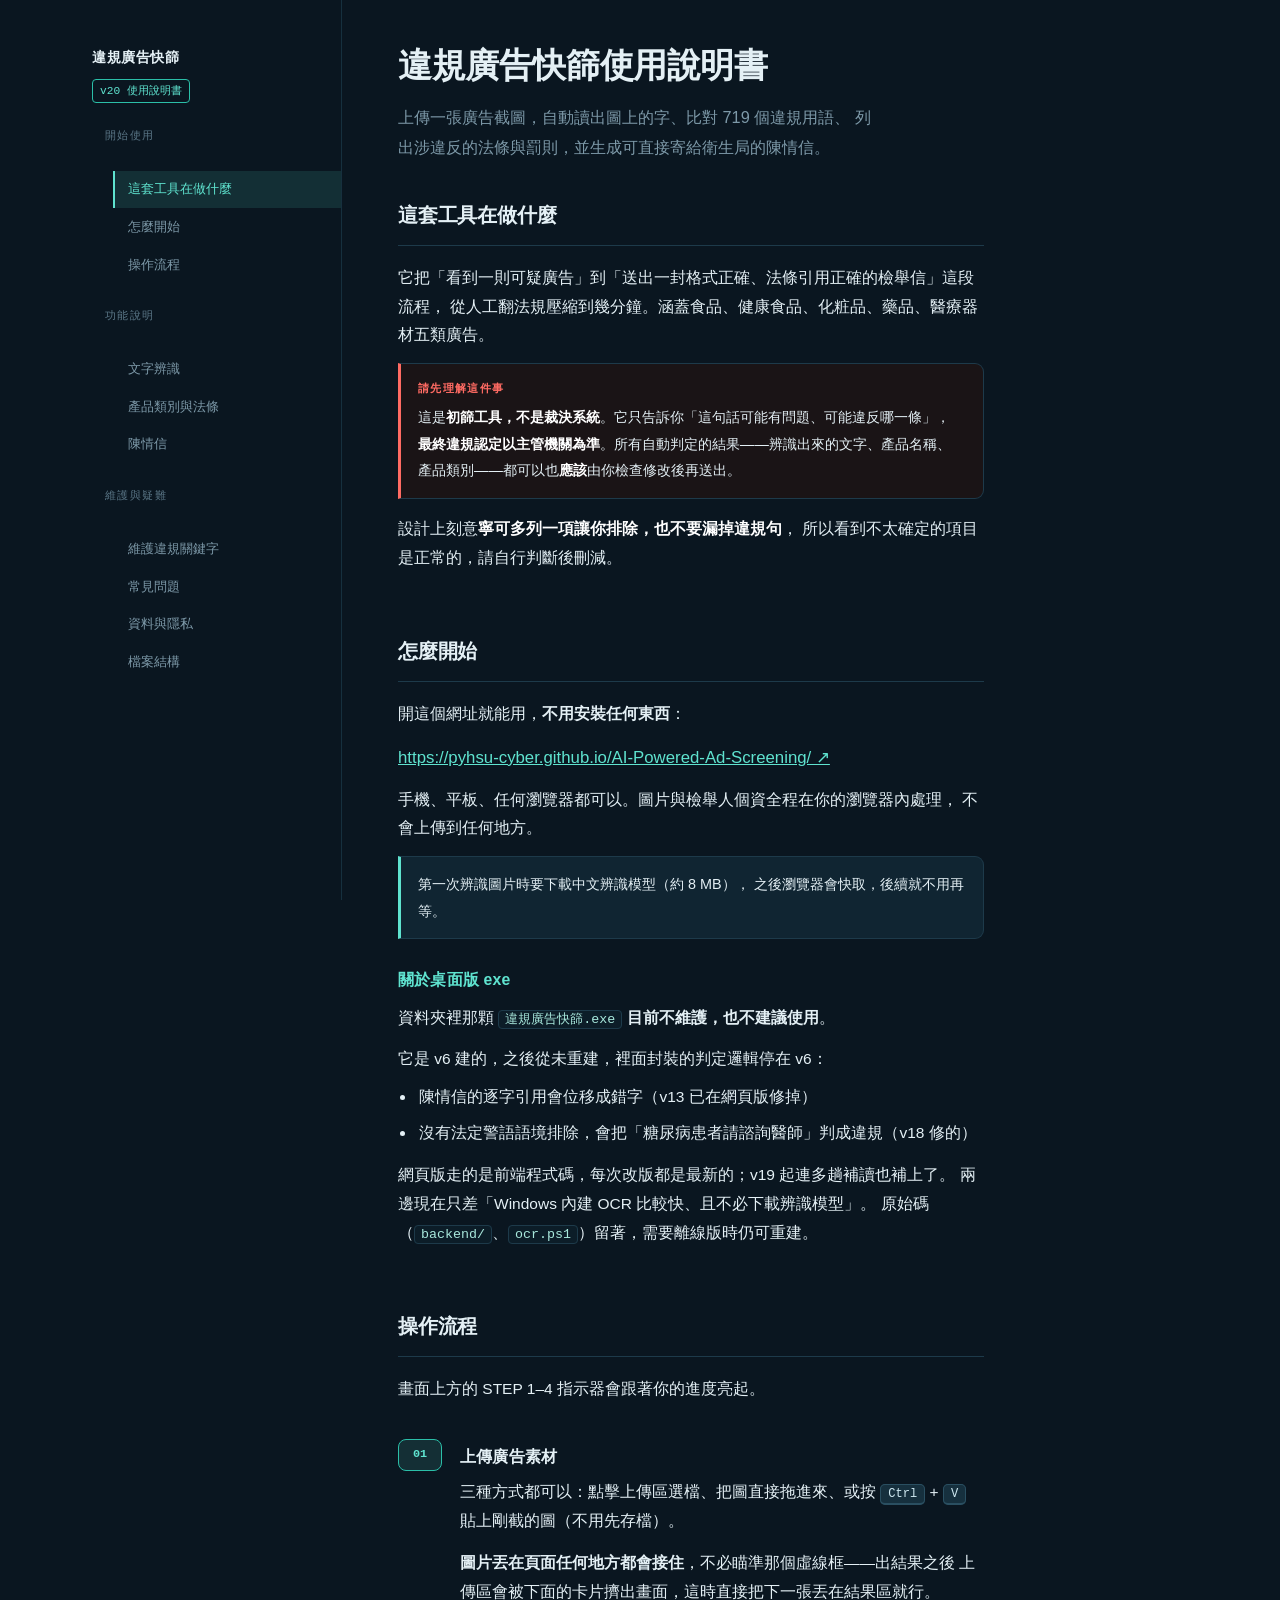
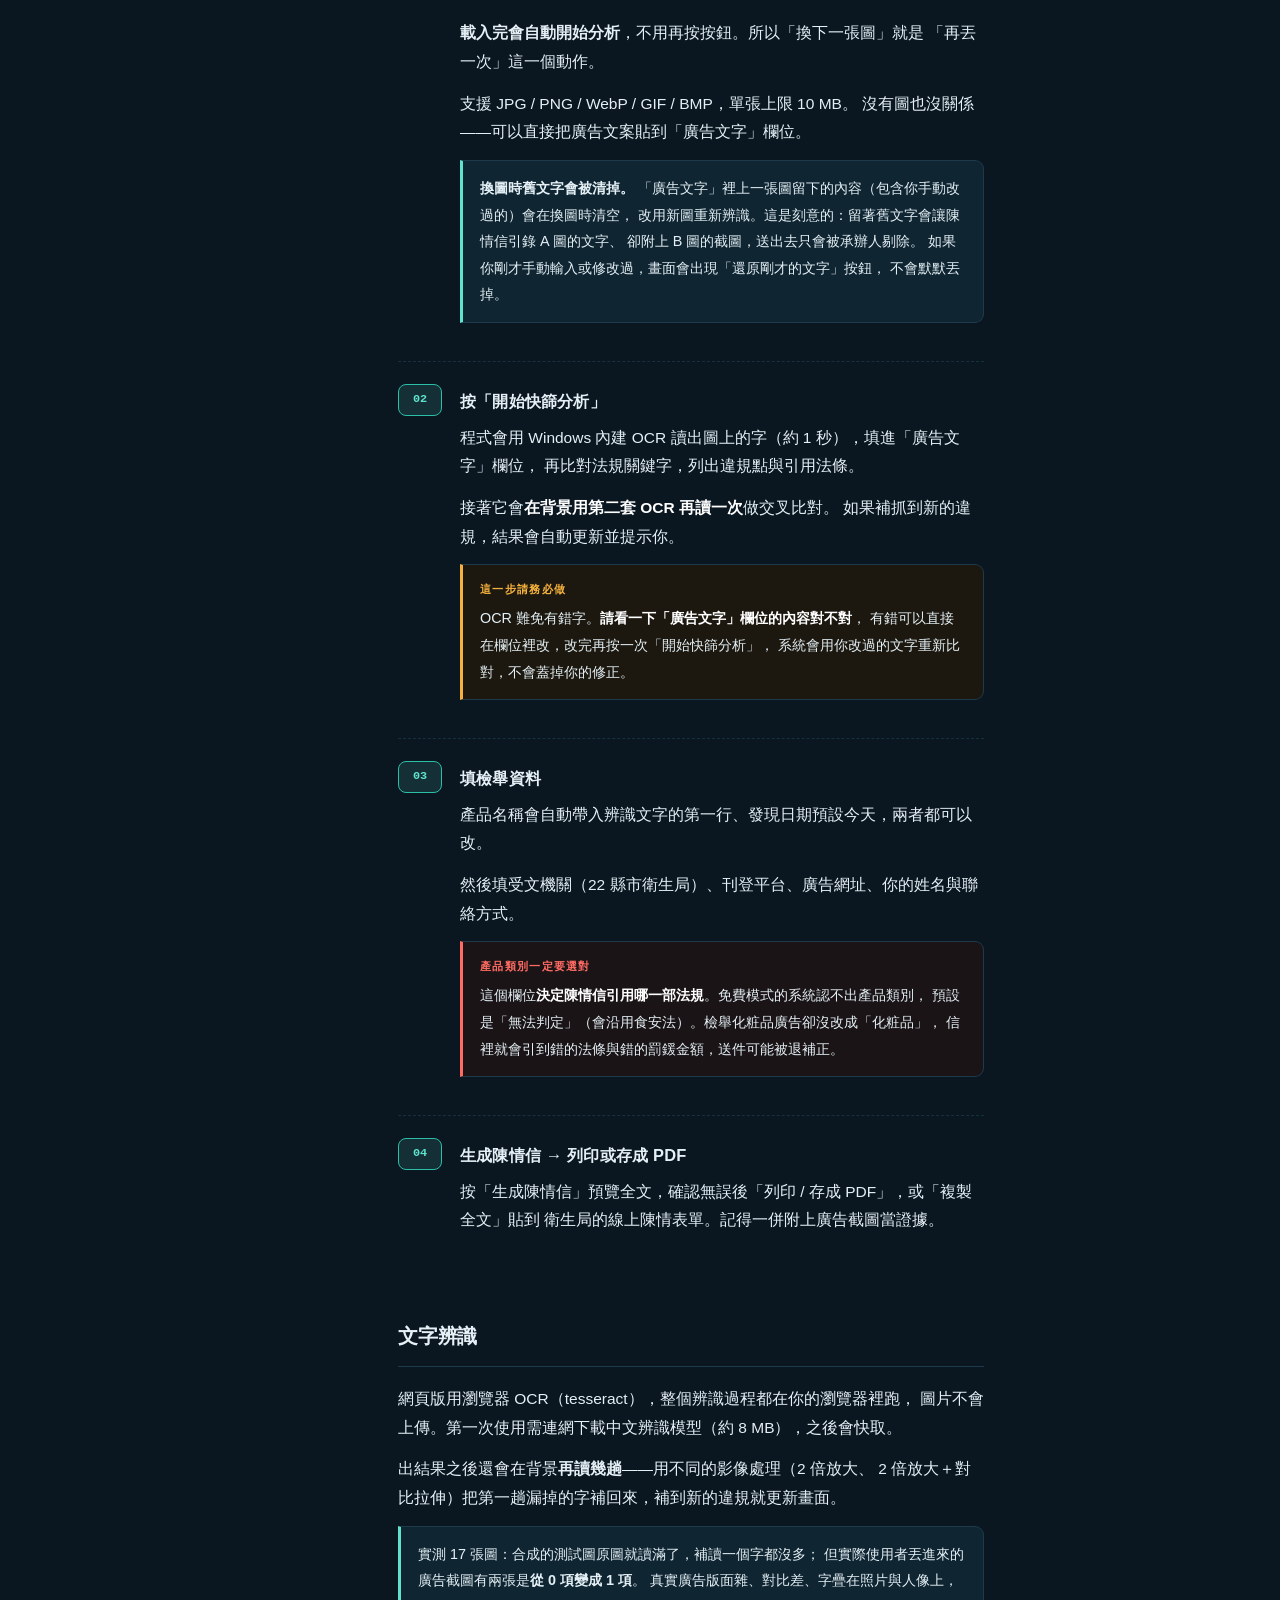
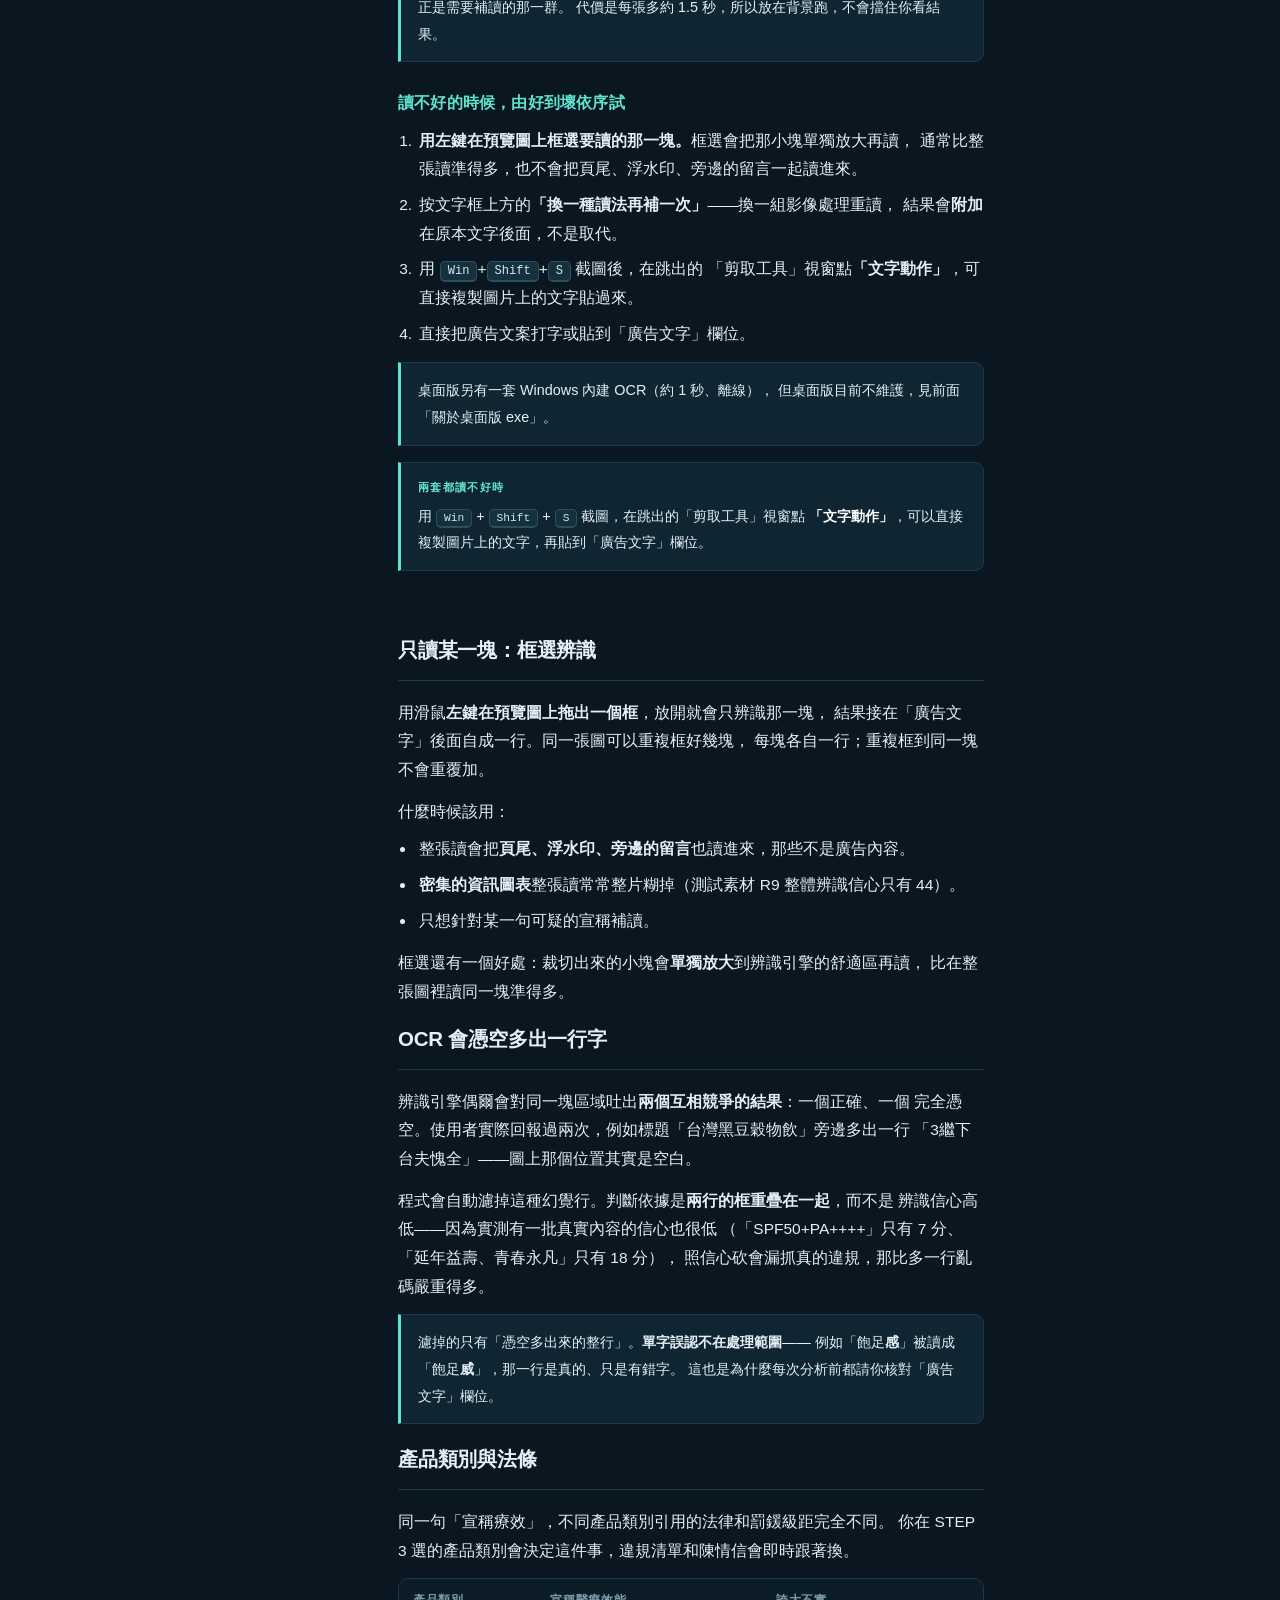
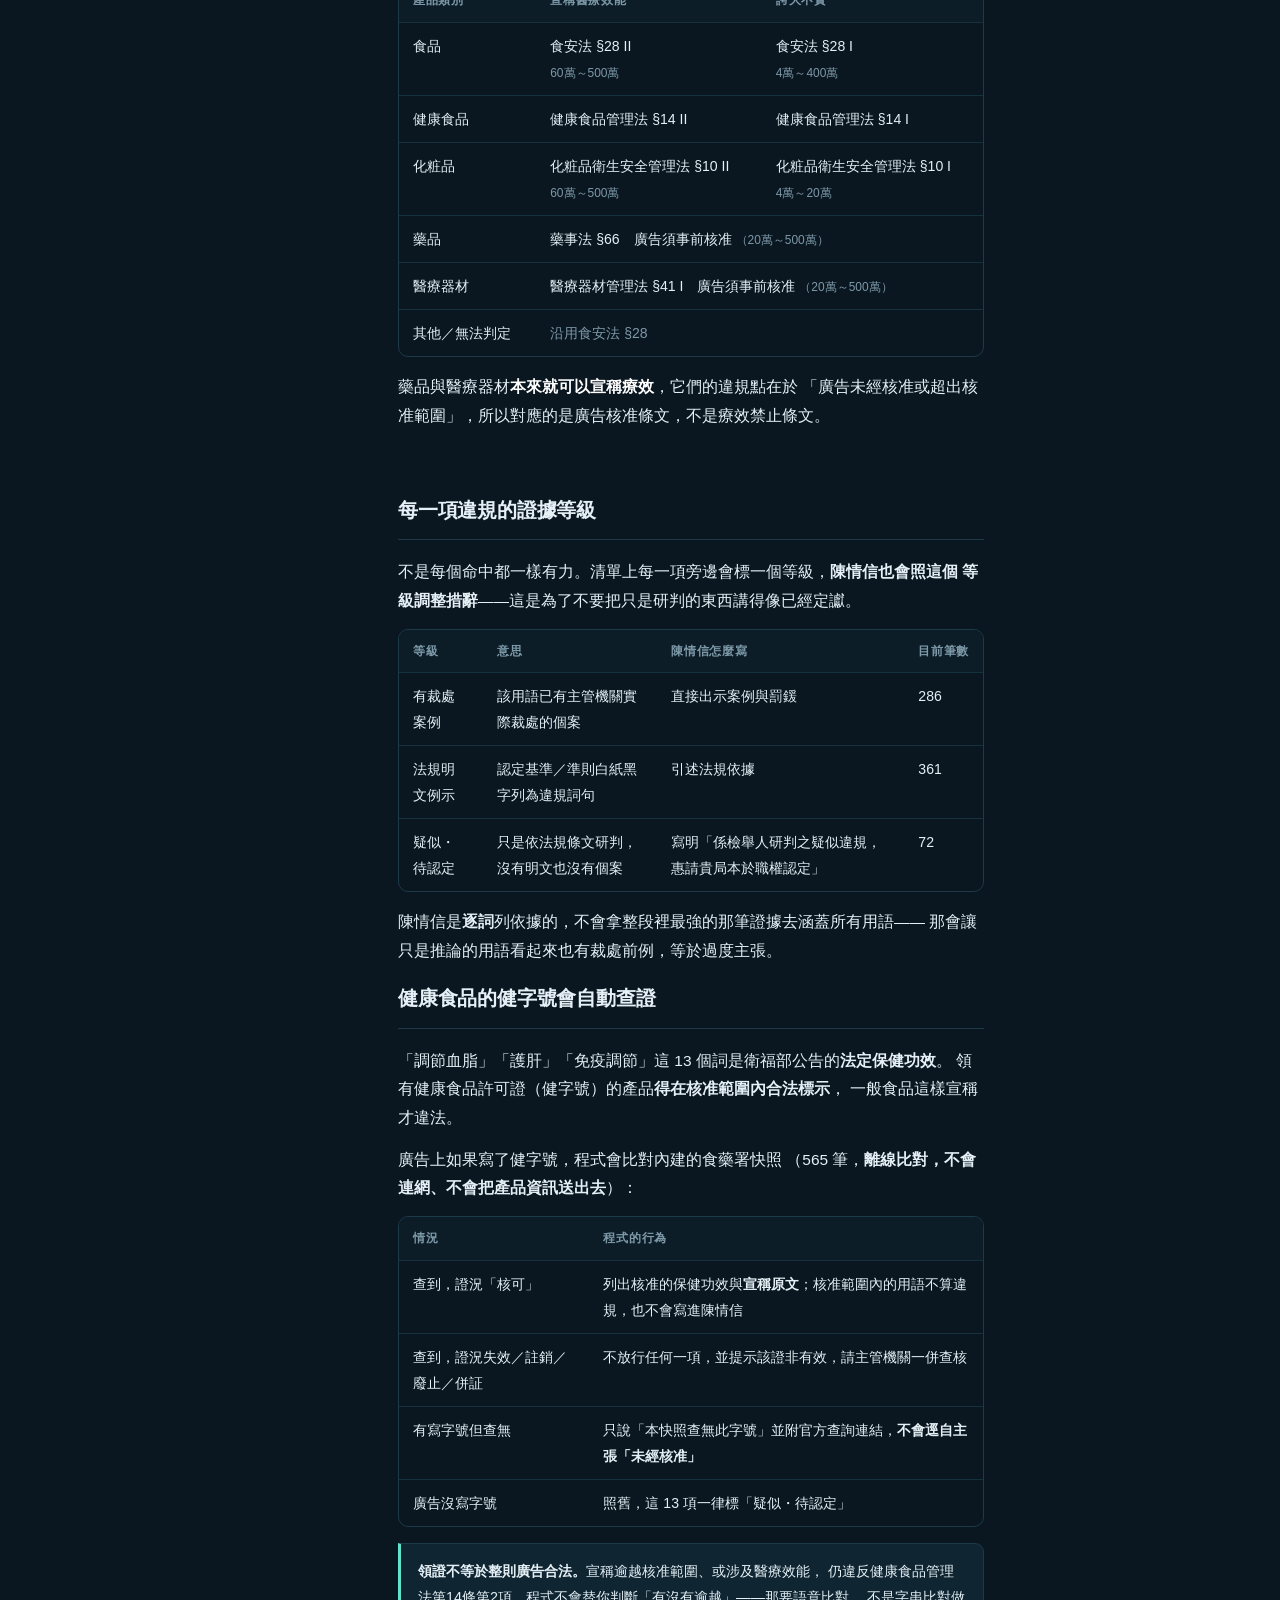
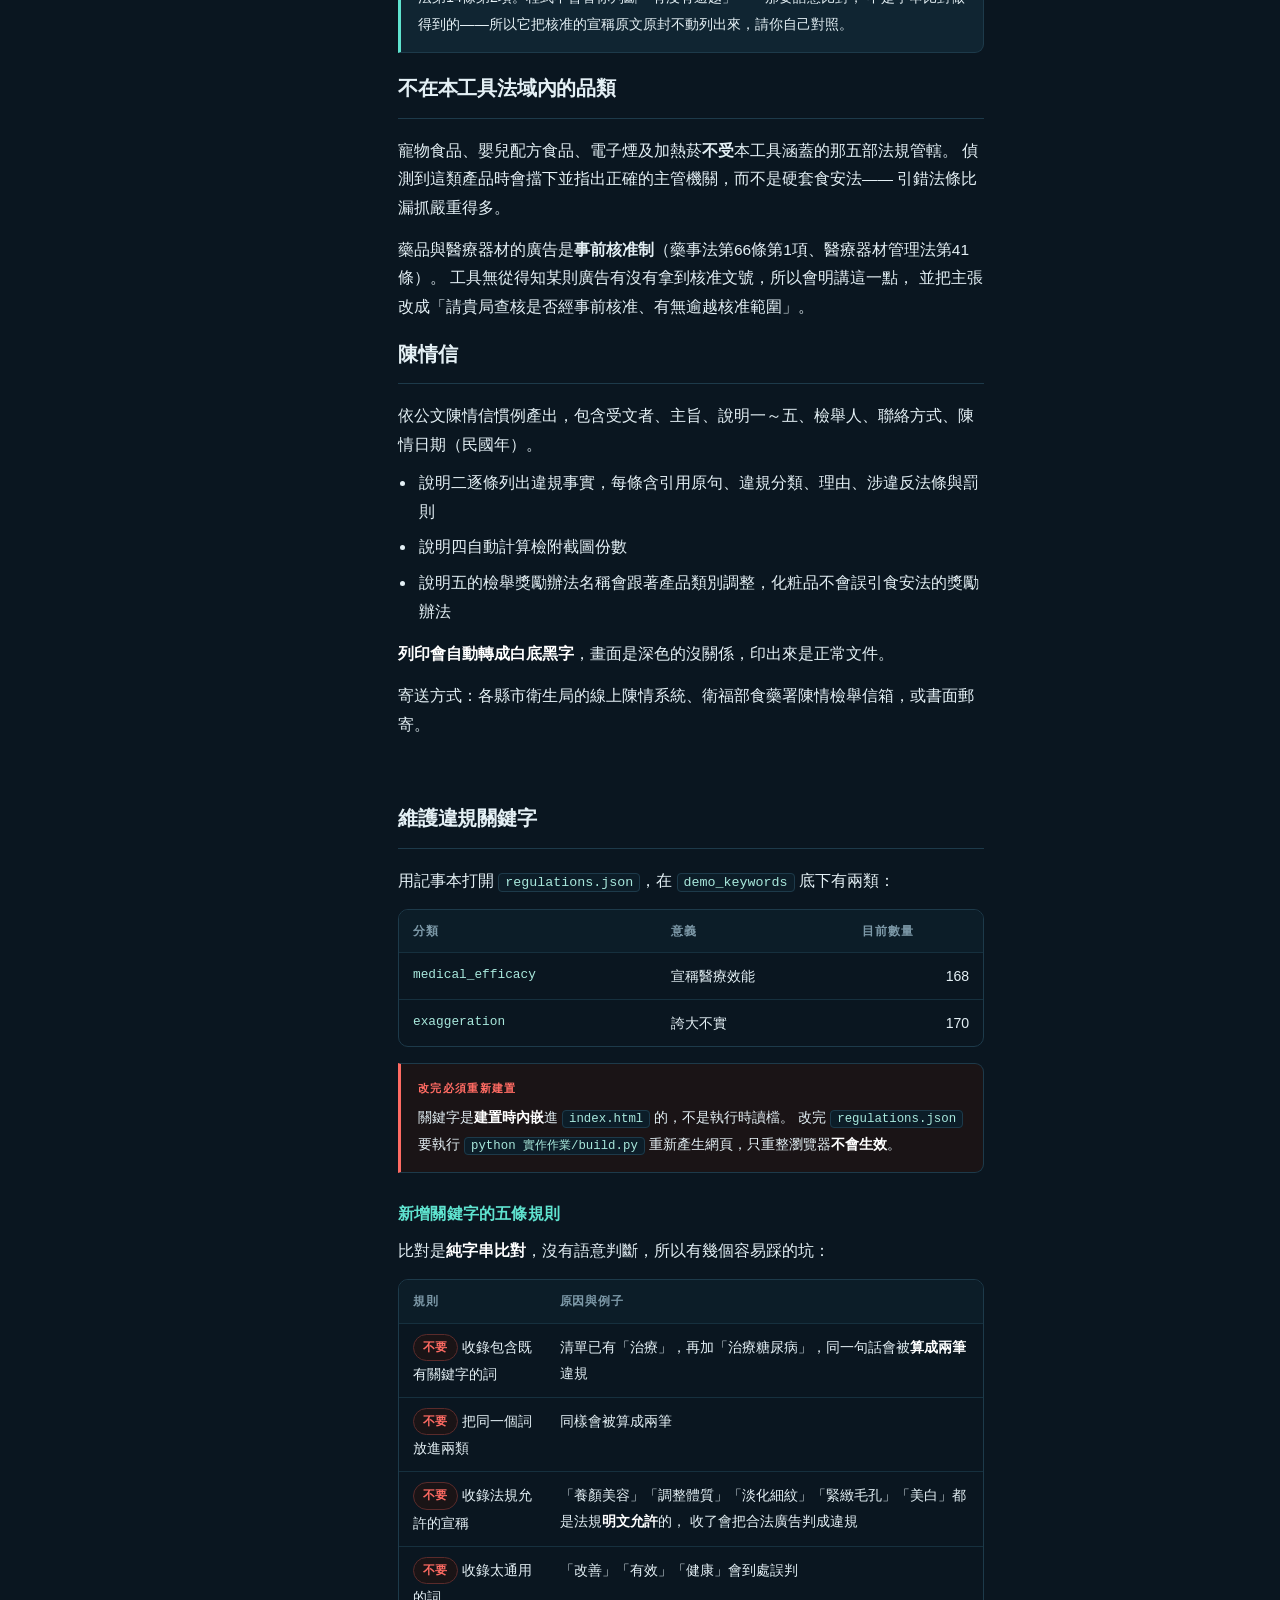
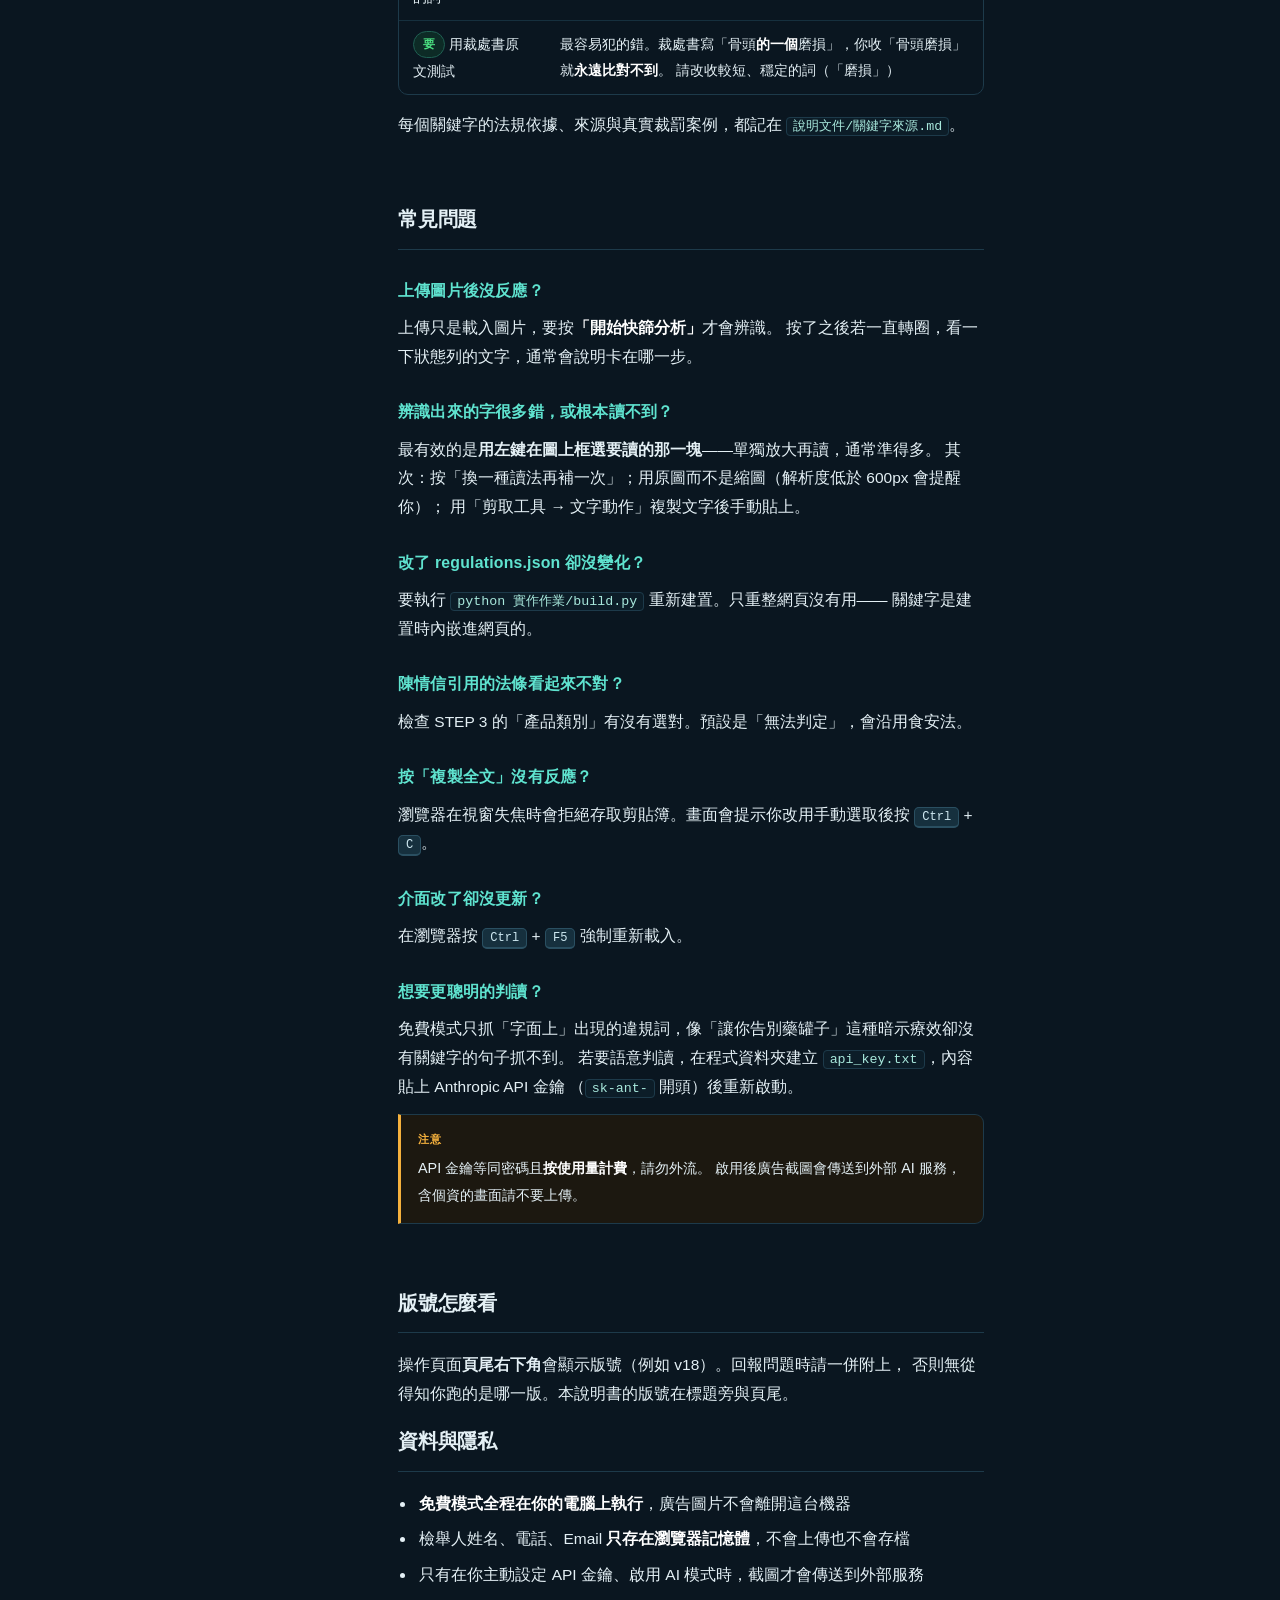
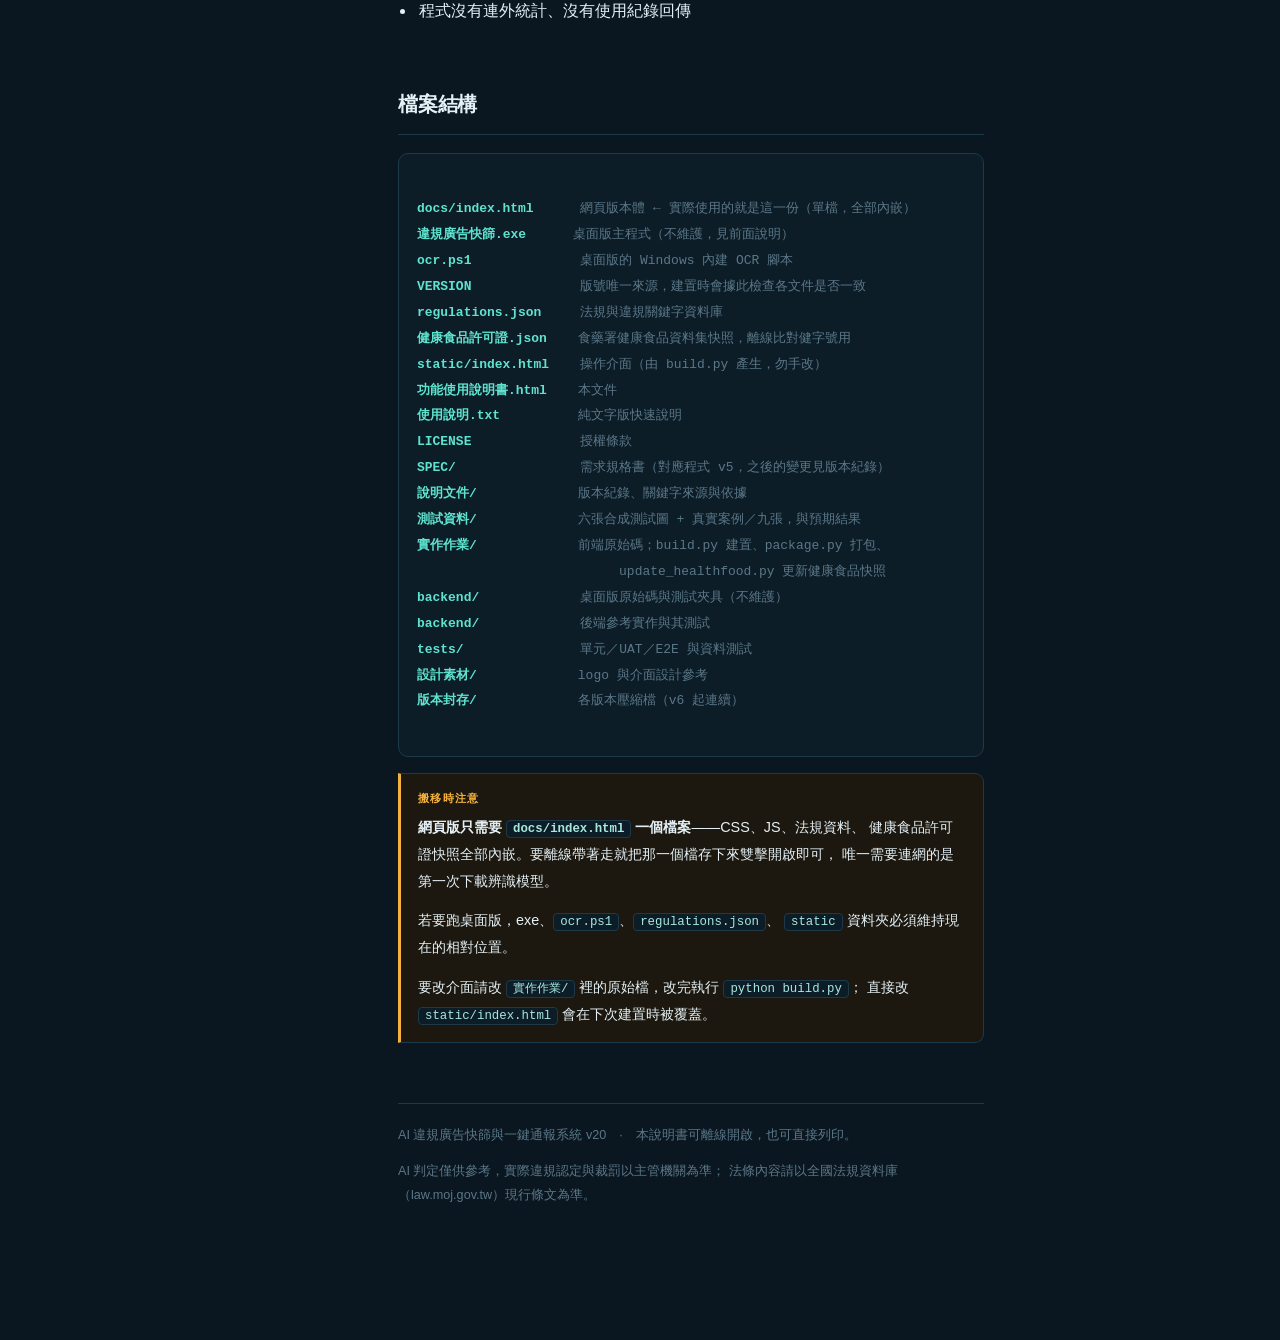
<file: 功能使用說明書.html>
<!DOCTYPE html>
<html lang="zh-Hant">
<head>
<meta charset="UTF-8">
<meta name="viewport" content="width=device-width, initial-scale=1">
<title>違規廣告快篩使用說明書</title>
<style>
  :root{
    --bg:#0a1620; --panel:#102532; --panel2:#0c1d28; --line:#1d3a4a; --line-soft:#16303e;
    --text:#e4f0f5; --muted:#7d99a8; --dim:#5b7787;
    --teal:#5fe3cf; --teal-dk:#2bbfa8; --teal-glow:#5fe3cf1f;
    --warn:#f5b13d; --danger:#ff6b63; --ok:#4ade80;
    --sans:"Microsoft JhengHei","PingFang TC","Noto Sans TC","Hiragino Sans TC","Segoe UI",sans-serif;
    --mono:"Cascadia Mono",Consolas,"Courier New",monospace;
    --maxw:68ch;
  }
  *{box-sizing:border-box;margin:0;padding:0}
  html{scroll-behavior:smooth}
  @media (prefers-reduced-motion:reduce){html{scroll-behavior:auto}*{transition:none!important;animation:none!important}}
  body{
    background:var(--bg); color:var(--text); font-family:var(--sans);
    line-height:1.85; font-size:15.5px; -webkit-font-smoothing:antialiased;
  }

  /* ─── 版面：左目錄 + 右內文 ─── */
  .wrap{display:grid; grid-template-columns:250px minmax(0,1fr); gap:56px;
        max-width:1160px; margin:0 auto; padding:0 32px}
  nav{position:sticky; top:0; align-self:start; height:100vh; overflow-y:auto;
      padding:44px 0 40px; border-right:1px solid var(--line-soft)}
  nav .brand{font-size:.9rem; font-weight:700; letter-spacing:.6px; margin-bottom:4px}
  nav .ver{font-family:var(--mono); font-size:.7rem; color:var(--teal);
           border:1px solid var(--teal-dk); border-radius:4px; padding:1px 7px; display:inline-block}
  nav ol{list-style:none; margin-top:26px; display:flex; flex-direction:column; gap:1px}
  nav a{display:block; padding:6px 14px 6px 0; color:var(--muted); text-decoration:none;
        font-size:.83rem; border-left:2px solid transparent; padding-left:13px; transition:.15s}
  nav a:hover{color:var(--text); border-left-color:var(--line)}
  nav a.on{color:var(--teal); border-left-color:var(--teal); background:var(--teal-glow)}
  nav a:focus-visible{outline:2px solid var(--teal); outline-offset:-2px; border-radius:3px}
  nav .grp{font-size:.68rem; color:var(--dim); letter-spacing:1.4px; margin:22px 0 7px 13px}

  main{padding:44px 0 120px; max-width:var(--maxw)}

  /* ─── 標題層級：靠字重／字級／字距／顏色建立，不靠換字體 ─── */
  h1{font-size:2.1rem; font-weight:800; letter-spacing:-.4px; line-height:1.3;
     text-wrap:balance; margin-bottom:14px}
  .lede{font-size:1.02rem; color:var(--muted); text-wrap:balance; margin-bottom:34px}
  h2{font-size:1.28rem; font-weight:750; letter-spacing:-.2px; text-wrap:balance;
     margin:0 0 18px; padding-bottom:11px; border-bottom:1px solid var(--line)}
  h3{font-size:.99rem; font-weight:700; color:var(--teal); margin:26px 0 9px; letter-spacing:.2px}
  section{margin-bottom:60px; scroll-margin-top:32px}
  p{margin-bottom:13px}
  p + ul, p + ol{margin-top:-4px}
  ul,ol{margin:0 0 14px 1.15rem; display:flex; flex-direction:column; gap:7px}
  li{padding-left:3px}
  strong{color:#fff; font-weight:700}
  a{color:var(--teal)}

  code{font-family:var(--mono); font-size:.86em; background:var(--panel2);
       border:1px solid var(--line); border-radius:4px; padding:1px 6px; color:#a8e8dc}
  kbd{font-family:var(--mono); font-size:.78em; background:#16303e; color:#cfe9f2;
      border:1px solid #2a4f61; border-bottom-width:2px; border-radius:5px;
      padding:2px 7px; white-space:nowrap}

  /* ─── 流程步驟：真的是序列才編號 ─── */
  .steps{display:flex; flex-direction:column; gap:0; counter-reset:s}
  .step{display:grid; grid-template-columns:44px 1fr; gap:18px; padding:22px 0;
        border-bottom:1px dashed var(--line-soft)}
  .step:last-child{border-bottom:0}
  .step-n{counter-increment:s; font-family:var(--mono); font-size:.74rem; font-weight:700;
          color:var(--teal); border:1px solid var(--teal-dk); border-radius:8px;
          height:32px; display:grid; place-items:center; background:var(--teal-glow)}
  .step-n::before{content:"0" counter(s)}
  .step h3{margin:2px 0 7px; color:var(--text); font-size:1.03rem}
  .step p:last-child, .step ul:last-child{margin-bottom:0}

  /* ─── 表格 ─── */
  .tw{overflow-x:auto; margin:0 0 16px; border:1px solid var(--line); border-radius:10px}
  table{border-collapse:collapse; width:100%; font-size:.88rem}
  th,td{text-align:left; padding:10px 14px; border-bottom:1px solid var(--line-soft);
        vertical-align:top}
  thead th{background:var(--panel2); color:var(--muted); font-weight:650;
           font-size:.76rem; letter-spacing:.7px; white-space:nowrap}
  tbody tr:last-child td{border-bottom:0}
  tbody tr:hover{background:#0e2029}
  td.num{font-variant-numeric:tabular-nums; text-align:right; white-space:nowrap}
  td.k{font-family:var(--mono); font-size:.8rem; color:#a8e8dc; white-space:nowrap}

  /* ─── 提示框：語意色用左側色條編碼嚴重度 ─── */
  .note{border:1px solid var(--line); border-left:3px solid var(--teal);
        background:var(--panel); border-radius:0 9px 9px 0; padding:14px 17px; margin:0 0 16px;
        font-size:.9rem}
  .note.warn{border-left-color:var(--warn); background:#1c1810}
  .note.stop{border-left-color:var(--danger); background:#1a1416}
  .note .lbl{display:block; font-size:.71rem; letter-spacing:1.3px; font-weight:700;
             color:var(--teal); margin-bottom:5px}
  .note.warn .lbl{color:var(--warn)}
  .note.stop .lbl{color:var(--danger)}
  .note p:last-child{margin-bottom:0}

  .pill{display:inline-block; font-size:.72rem; font-weight:700; padding:2px 9px;
        border-radius:20px; letter-spacing:.4px; vertical-align:1px}
  .pill.ok{background:#0d2b26; color:var(--ok); border:1px solid #1f5f52}
  .pill.no{background:#1a1416; color:var(--danger); border:1px solid #5a2b2b}

  .tree{font-family:var(--mono); font-size:.81rem; line-height:2; background:var(--panel2);
        border:1px solid var(--line); border-radius:10px; padding:16px 18px;
        overflow-x:auto; color:#b6d3de; margin-bottom:16px;
        white-space:pre; tab-size:2}
  .tree b{color:var(--teal); font-weight:600}
  .tree i{color:var(--dim); font-style:normal}

  footer{border-top:1px solid var(--line); padding-top:20px; color:var(--dim); font-size:.79rem}

  @media (max-width:880px){
    .wrap{grid-template-columns:1fr; gap:0; padding:0 20px}
    nav{position:static; height:auto; border-right:0; border-bottom:1px solid var(--line);
        padding:26px 0 18px}
    nav ol{flex-flow:row wrap; gap:2px 6px; margin-top:14px}
    nav a{border-left:0; padding:4px 10px; border:1px solid var(--line); border-radius:20px}
    nav a.on{border-color:var(--teal-dk)}
    nav .grp{display:none}
    main{padding:30px 0 70px}
    h1{font-size:1.6rem}
  }

  /* ─── 列印：轉白底黑字 ─── */
  @media print{
    body{background:#fff; color:#111; font-size:11pt}
    nav, .step-n{display:none}
    .wrap{display:block; max-width:none; padding:0}
    main{max-width:none; padding:0}
    h2{border-bottom:1px solid #999; page-break-after:avoid}
    h3{color:#111}
    section{page-break-inside:avoid; margin-bottom:26px}
    .note{background:#f6f6f6; border-color:#bbb; border-left-color:#666}
    .note .lbl{color:#333}
    .tw, table, .tree{border-color:#bbb}
    thead th{background:#eee; color:#333}
    .tree{background:#f6f6f6; color:#222}
    code,kbd{background:#f0f0f0; color:#111; border-color:#ccc}
    strong{color:#000}
    a{color:#111; text-decoration:underline}
    .step{grid-template-columns:1fr}
  }
</style>
</head>
<body>
<div class="wrap">

<nav aria-label="目錄">
  <div class="brand">違規廣告快篩</div>
  <span class="ver">v20 使用說明書</span>
  <div class="grp">開始使用</div>
  <ol>
    <li><a href="#about">這套工具在做什麼</a></li>
    <li><a href="#start">怎麼開始</a></li>
    <li><a href="#flow">操作流程</a></li>
  </ol>
  <div class="grp">功能說明</div>
  <ol>
    <li><a href="#ocr">文字辨識</a></li>
    <li><a href="#law">產品類別與法條</a></li>
    <li><a href="#letter">陳情信</a></li>
  </ol>
  <div class="grp">維護與疑難</div>
  <ol>
    <li><a href="#keywords">維護違規關鍵字</a></li>
    <li><a href="#trouble">常見問題</a></li>
    <li><a href="#privacy">資料與隱私</a></li>
    <li><a href="#files">檔案結構</a></li>
  </ol>
</nav>

<main>

<h1>違規廣告快篩使用說明書</h1>
<p class="lede">上傳一張廣告截圖，自動讀出圖上的字、比對 719 個違規用語、
列出涉違反的法條與罰則，並生成可直接寄給衛生局的陳情信。</p>

<section id="about">
  <h2>這套工具在做什麼</h2>
  <p>它把「看到一則可疑廣告」到「送出一封格式正確、法條引用正確的檢舉信」這段流程，
  從人工翻法規壓縮到幾分鐘。涵蓋食品、健康食品、化粧品、藥品、醫療器材五類廣告。</p>

  <div class="note stop">
    <span class="lbl">請先理解這件事</span>
    <p>這是<strong>初篩工具，不是裁決系統</strong>。它只告訴你「這句話可能有問題、可能違反哪一條」，
    <strong>最終違規認定以主管機關為準</strong>。所有自動判定的結果——辨識出來的文字、產品名稱、
    產品類別——都可以也<strong>應該</strong>由你檢查修改後再送出。</p>
  </div>

  <p>設計上刻意<strong>寧可多列一項讓你排除，也不要漏掉違規句</strong>，
  所以看到不太確定的項目是正常的，請自行判斷後刪減。</p>
</section>

<section id="start">
  <h2>怎麼開始</h2>
  <p>開這個網址就能用，<b>不用安裝任何東西</b>：</p>
  <p style="font-size:1.05rem"><a href="https://pyhsu-cyber.github.io/AI-Powered-Ad-Screening/"
     target="_blank">https://pyhsu-cyber.github.io/AI-Powered-Ad-Screening/ ↗</a></p>
  <p>手機、平板、任何瀏覽器都可以。圖片與檢舉人個資全程在你的瀏覽器內處理，
  不會上傳到任何地方。</p>
  <div class="note">第一次辨識圖片時要下載中文辨識模型（約 8 MB），
  之後瀏覽器會快取，後續就不用再等。</div>

  <h3>關於桌面版 exe</h3>
  <p>資料夾裡那顆 <code>違規廣告快篩.exe</code> <b>目前不維護，也不建議使用</b>。</p>
  <p>它是 v6 建的，之後從未重建，裡面封裝的判定邏輯停在 v6：</p>
  <ul>
    <li>陳情信的逐字引用會位移成錯字（v13 已在網頁版修掉）</li>
    <li>沒有法定警語語境排除，會把「糖尿病患者請諮詢醫師」判成違規（v18 修的）</li>
  </ul>
  <p>網頁版走的是前端程式碼，每次改版都是最新的；v19 起連多趟補讀也補上了。
  兩邊現在只差「Windows 內建 OCR 比較快、且不必下載辨識模型」。
  原始碼（<code>backend/</code>、<code>ocr.ps1</code>）留著，需要離線版時仍可重建。</p>
</section>

<section id="flow">
  <h2>操作流程</h2>
  <p>畫面上方的 STEP 1–4 指示器會跟著你的進度亮起。</p>

  <div class="steps">
    <div class="step">
      <div class="step-n"></div>
      <div>
        <h3>上傳廣告素材</h3>
        <p>三種方式都可以：點擊上傳區選檔、把圖直接拖進來、或按 <kbd>Ctrl</kbd> + <kbd>V</kbd>
        貼上剛截的圖（不用先存檔）。</p>
        <p><b>圖片丟在頁面任何地方都會接住</b>，不必瞄準那個虛線框——出結果之後
        上傳區會被下面的卡片擠出畫面，這時直接把下一張丟在結果區就行。</p>
        <p><b>載入完會自動開始分析</b>，不用再按按鈕。所以「換下一張圖」就是
        「再丟一次」這一個動作。</p>
        <p>支援 JPG / PNG / WebP / GIF / BMP，單張上限 10 MB。
        沒有圖也沒關係——可以直接把廣告文案貼到「廣告文字」欄位。</p>
        <div class="note"><b>換圖時舊文字會被清掉。</b>
        「廣告文字」裡上一張圖留下的內容（包含你手動改過的）會在換圖時清空，
        改用新圖重新辨識。這是刻意的：留著舊文字會讓陳情信引錄 A 圖的文字、
        卻附上 B 圖的截圖，送出去只會被承辦人剔除。
        如果你剛才手動輸入或修改過，畫面會出現「還原剛才的文字」按鈕，
        不會默默丟掉。</div>
      </div>
    </div>

    <div class="step">
      <div class="step-n"></div>
      <div>
        <h3>按「開始快篩分析」</h3>
        <p>程式會用 Windows 內建 OCR 讀出圖上的字（約 1 秒），填進「廣告文字」欄位，
        再比對法規關鍵字，列出違規點與引用法條。</p>
        <p>接著它會<strong>在背景用第二套 OCR 再讀一次</strong>做交叉比對。
        如果補抓到新的違規，結果會自動更新並提示你。</p>
        <div class="note warn">
          <span class="lbl">這一步請務必做</span>
          <p>OCR 難免有錯字。<strong>請看一下「廣告文字」欄位的內容對不對</strong>，
          有錯可以直接在欄位裡改，改完再按一次「開始快篩分析」，
          系統會用你改過的文字重新比對，不會蓋掉你的修正。</p>
        </div>
      </div>
    </div>

    <div class="step">
      <div class="step-n"></div>
      <div>
        <h3>填檢舉資料</h3>
        <p>產品名稱會自動帶入辨識文字的第一行、發現日期預設今天，兩者都可以改。</p>
        <p>然後填受文機關（22 縣市衛生局）、刊登平台、廣告網址、你的姓名與聯絡方式。</p>
        <div class="note stop">
          <span class="lbl">產品類別一定要選對</span>
          <p>這個欄位<strong>決定陳情信引用哪一部法規</strong>。免費模式的系統認不出產品類別，
          預設是「無法判定」（會沿用食安法）。檢舉化粧品廣告卻沒改成「化粧品」，
          信裡就會引到錯的法條與錯的罰鍰金額，送件可能被退補正。</p>
        </div>
      </div>
    </div>

    <div class="step">
      <div class="step-n"></div>
      <div>
        <h3>生成陳情信 → 列印或存成 PDF</h3>
        <p>按「生成陳情信」預覽全文，確認無誤後「列印 / 存成 PDF」，或「複製全文」貼到
        衛生局的線上陳情表單。記得一併附上廣告截圖當證據。</p>
      </div>
    </div>
  </div>
</section>

<section id="ocr">
  <h2>文字辨識</h2>
  <p>網頁版用瀏覽器 OCR（tesseract），整個辨識過程都在你的瀏覽器裡跑，
  圖片不會上傳。第一次使用需連網下載中文辨識模型（約 8 MB），之後會快取。</p>
  <p>出結果之後還會在背景<b>再讀幾趟</b>——用不同的影像處理（2 倍放大、
  2 倍放大＋對比拉伸）把第一趟漏掉的字補回來，補到新的違規就更新畫面。</p>
  <div class="note">實測 17 張圖：合成的測試圖原圖就讀滿了，補讀一個字都沒多；
  但實際使用者丟進來的廣告截圖有兩張是<b>從 0 項變成 1 項</b>。
  真實廣告版面雜、對比差、字疊在照片與人像上，正是需要補讀的那一群。
  代價是每張多約 1.5 秒，所以放在背景跑，不會擋住你看結果。</div>

  <h3>讀不好的時候，由好到壞依序試</h3>
  <ol>
    <li><b>用左鍵在預覽圖上框選要讀的那一塊。</b>框選會把那小塊單獨放大再讀，
        通常比整張讀準得多，也不會把頁尾、浮水印、旁邊的留言一起讀進來。</li>
    <li>按文字框上方的<b>「換一種讀法再補一次」</b>——換一組影像處理重讀，
        結果會<b>附加</b>在原本文字後面，不是取代。</li>
    <li>用 <kbd>Win</kbd>+<kbd>Shift</kbd>+<kbd>S</kbd> 截圖後，在跳出的
        「剪取工具」視窗點<b>「文字動作」</b>，可直接複製圖片上的文字貼過來。</li>
    <li>直接把廣告文案打字或貼到「廣告文字」欄位。</li>
  </ol>
  <div class="note">桌面版另有一套 Windows 內建 OCR（約 1 秒、離線），
  但桌面版目前不維護，見前面「關於桌面版 exe」。</div>

  <div class="note">
    <span class="lbl">兩套都讀不好時</span>
    <p>用 <kbd>Win</kbd> + <kbd>Shift</kbd> + <kbd>S</kbd> 截圖，在跳出的「剪取工具」視窗點
    <strong>「文字動作」</strong>，可以直接複製圖片上的文字，再貼到「廣告文字」欄位。</p>
  </div>
</section>

<section id="law">
  <h2>只讀某一塊：框選辨識</h2>
  <p>用滑鼠<b>左鍵在預覽圖上拖出一個框</b>，放開就會只辨識那一塊，
  結果接在「廣告文字」後面自成一行。同一張圖可以重複框好幾塊，
  每塊各自一行；重複框到同一塊不會重覆加。</p>
  <p>什麼時候該用：</p>
  <ul>
    <li>整張讀會把<b>頁尾、浮水印、旁邊的留言</b>也讀進來，那些不是廣告內容。</li>
    <li><b>密集的資訊圖表</b>整張讀常常整片糊掉（測試素材 R9 整體辨識信心只有 44）。</li>
    <li>只想針對某一句可疑的宣稱補讀。</li>
  </ul>
  <p>框選還有一個好處：裁切出來的小塊會<b>單獨放大</b>到辨識引擎的舒適區再讀，
  比在整張圖裡讀同一塊準得多。</p>

  <h2>OCR 會憑空多出一行字</h2>
  <p>辨識引擎偶爾會對同一塊區域吐出<b>兩個互相競爭的結果</b>：一個正確、一個
  完全憑空。使用者實際回報過兩次，例如標題「台灣黑豆穀物飲」旁邊多出一行
  「3繼下台夫愧全」——圖上那個位置其實是空白。</p>
  <p>程式會自動濾掉這種幻覺行。判斷依據是<b>兩行的框重疊在一起</b>，而不是
  辨識信心高低——因為實測有一批真實內容的信心也很低
  （「SPF50+PA++++」只有 7 分、「延年益壽、青春永凡」只有 18 分），
  照信心砍會漏抓真的違規，那比多一行亂碼嚴重得多。</p>
  <div class="note">濾掉的只有「憑空多出來的整行」。<b>單字誤認不在處理範圍</b>——
  例如「飽足<b>感</b>」被讀成「飽足<b>威</b>」，那一行是真的、只是有錯字。
  這也是為什麼每次分析前都請你核對「廣告文字」欄位。</div>

  <h2>產品類別與法條</h2>
  <p>同一句「宣稱療效」，不同產品類別引用的法律和罰鍰級距完全不同。
  你在 STEP 3 選的產品類別會決定這件事，違規清單和陳情信會即時跟著換。</p>

  <div class="tw">
    <table>
      <thead>
        <tr><th>產品類別</th><th>宣稱醫療效能</th><th>誇大不實</th></tr>
      </thead>
      <tbody>
        <tr><td>食品</td>
            <td>食安法 §28 II<br><span style="color:var(--muted);font-size:.85em">60萬～500萬</span></td>
            <td>食安法 §28 I<br><span style="color:var(--muted);font-size:.85em">4萬～400萬</span></td></tr>
        <tr><td>健康食品</td>
            <td>健康食品管理法 §14 II</td>
            <td>健康食品管理法 §14 I</td></tr>
        <tr><td>化粧品</td>
            <td>化粧品衛生安全管理法 §10 II<br><span style="color:var(--muted);font-size:.85em">60萬～500萬</span></td>
            <td>化粧品衛生安全管理法 §10 I<br><span style="color:var(--muted);font-size:.85em">4萬～20萬</span></td></tr>
        <tr><td>藥品</td>
            <td colspan="2">藥事法 §66　廣告須事前核准
              <span style="color:var(--muted);font-size:.85em">（20萬～500萬）</span></td></tr>
        <tr><td>醫療器材</td>
            <td colspan="2">醫療器材管理法 §41 I　廣告須事前核准
              <span style="color:var(--muted);font-size:.85em">（20萬～500萬）</span></td></tr>
        <tr><td>其他／無法判定</td>
            <td colspan="2" style="color:var(--muted)">沿用食安法 §28</td></tr>
      </tbody>
    </table>
  </div>

  <p>藥品與醫療器材<strong>本來就可以宣稱療效</strong>，它們的違規點在於
  「廣告未經核准或超出核准範圍」，所以對應的是廣告核准條文，不是療效禁止條文。</p>
</section>

<section id="letter">
  <h2>每一項違規的證據等級</h2>
  <p>不是每個命中都一樣有力。清單上每一項旁邊會標一個等級，<b>陳情信也會照這個
  等級調整措辭</b>——這是為了不要把只是研判的東西講得像已經定讞。</p>
  <div class="tw"><table>
    <thead><tr><th>等級</th><th>意思</th><th>陳情信怎麼寫</th><th>目前筆數</th></tr></thead>
    <tbody>
      <tr><td>有裁處案例</td><td>該用語已有主管機關實際裁處的個案</td><td>直接出示案例與罰鍰</td><td>286</td></tr>
      <tr><td>法規明文例示</td><td>認定基準／準則白紙黑字列為違規詞句</td><td>引述法規依據</td><td>361</td></tr>
      <tr><td>疑似・待認定</td><td>只是依法規條文研判，沒有明文也沒有個案</td><td>寫明「係檢舉人研判之疑似違規，惠請貴局本於職權認定」</td><td>72</td></tr>
    </tbody>
  </table></div>
  <p>陳情信是<b>逐詞</b>列依據的，不會拿整段裡最強的那筆證據去涵蓋所有用語——
  那會讓只是推論的用語看起來也有裁處前例，等於過度主張。</p>

  <h2>健康食品的健字號會自動查證</h2>
  <p>「調節血脂」「護肝」「免疫調節」這 13 個詞是衛福部公告的<b>法定保健功效</b>。
  領有健康食品許可證（健字號）的產品<b>得在核准範圍內合法標示</b>，
  一般食品這樣宣稱才違法。</p>
  <p>廣告上如果寫了健字號，程式會比對內建的食藥署快照
  （565 筆，<b>離線比對，不會連網、不會把產品資訊送出去</b>）：</p>
  <div class="tw"><table>
    <thead><tr><th>情況</th><th>程式的行為</th></tr></thead>
    <tbody>
      <tr><td>查到，證況「核可」</td><td>列出核准的保健功效與<b>宣稱原文</b>；核准範圍內的用語不算違規，也不會寫進陳情信</td></tr>
      <tr><td>查到，證況失效／註銷／廢止／併証</td><td>不放行任何一項，並提示該證非有效，請主管機關一併查核</td></tr>
      <tr><td>有寫字號但查無</td><td>只說「本快照查無此字號」並附官方查詢連結，<b>不會逕自主張「未經核准」</b></td></tr>
      <tr><td>廣告沒寫字號</td><td>照舊，這 13 項一律標「疑似・待認定」</td></tr>
    </tbody>
  </table></div>
  <div class="note"><b>領證不等於整則廣告合法。</b>宣稱逾越核准範圍、或涉及醫療效能，
  仍違反健康食品管理法第14條第2項。程式不會替你判斷「有沒有逾越」——那要語意比對，
  不是字串比對做得到的——所以它把核准的宣稱原文原封不動列出來，請你自己對照。</div>

  <h2>不在本工具法域內的品類</h2>
  <p>寵物食品、嬰兒配方食品、電子煙及加熱菸<b>不受</b>本工具涵蓋的那五部法規管轄。
  偵測到這類產品時會擋下並指出正確的主管機關，而不是硬套食安法——
  引錯法條比漏抓嚴重得多。</p>
  <p>藥品與醫療器材的廣告是<b>事前核准制</b>（藥事法第66條第1項、醫療器材管理法第41條）。
  工具無從得知某則廣告有沒有拿到核准文號，所以會明講這一點，
  並把主張改成「請貴局查核是否經事前核准、有無逾越核准範圍」。</p>

  <h2>陳情信</h2>
  <p>依公文陳情信慣例產出，包含受文者、主旨、說明一～五、檢舉人、聯絡方式、陳情日期（民國年）。</p>
  <ul>
    <li>說明二逐條列出違規事實，每條含引用原句、違規分類、理由、涉違反法條與罰則</li>
    <li>說明四自動計算檢附截圖份數</li>
    <li>說明五的檢舉獎勵辦法名稱會跟著產品類別調整，化粧品不會誤引食安法的獎勵辦法</li>
  </ul>
  <p><strong>列印會自動轉成白底黑字</strong>，畫面是深色的沒關係，印出來是正常文件。</p>
  <p>寄送方式：各縣市衛生局的線上陳情系統、衛福部食藥署陳情檢舉信箱，或書面郵寄。</p>
</section>

<section id="keywords">
  <h2>維護違規關鍵字</h2>
  <p>用記事本打開 <code>regulations.json</code>，在 <code>demo_keywords</code> 底下有兩類：</p>
  <div class="tw">
    <table>
      <thead><tr><th>分類</th><th>意義</th><th class="num">目前數量</th></tr></thead>
      <tbody>
        <tr><td class="k">medical_efficacy</td><td>宣稱醫療效能</td><td class="num">168</td></tr>
        <tr><td class="k">exaggeration</td><td>誇大不實</td><td class="num">170</td></tr>
      </tbody>
    </table>
  </div>

  <div class="note stop">
    <span class="lbl">改完必須重新建置</span>
    <p>關鍵字是<strong>建置時內嵌</strong>進 <code>index.html</code> 的，不是執行時讀檔。
    改完 <code>regulations.json</code> 要執行 <code>python 實作作業/build.py</code>
    重新產生網頁，只重整瀏覽器<strong>不會生效</strong>。</p>
  </div>

  <h3>新增關鍵字的五條規則</h3>
  <p>比對是<strong>純字串比對</strong>，沒有語意判斷，所以有幾個容易踩的坑：</p>
  <div class="tw">
    <table>
      <thead><tr><th>規則</th><th>原因與例子</th></tr></thead>
      <tbody>
        <tr>
          <td><span class="pill no">不要</span> 收錄包含既有關鍵字的詞</td>
          <td>清單已有「治療」，再加「治療糖尿病」，同一句話會被<strong>算成兩筆</strong>違規</td>
        </tr>
        <tr>
          <td><span class="pill no">不要</span> 把同一個詞放進兩類</td>
          <td>同樣會被算成兩筆</td>
        </tr>
        <tr>
          <td><span class="pill no">不要</span> 收錄法規允許的宣稱</td>
          <td>「養顏美容」「調整體質」「淡化細紋」「緊緻毛孔」「美白」都是法規<strong>明文允許</strong>的，
              收了會把合法廣告判成違規</td>
        </tr>
        <tr>
          <td><span class="pill no">不要</span> 收錄太通用的詞</td>
          <td>「改善」「有效」「健康」會到處誤判</td>
        </tr>
        <tr>
          <td><span class="pill ok">要</span> 用裁處書原文測試</td>
          <td>最容易犯的錯。裁處書寫「骨頭<strong>的一個</strong>磨損」，你收「骨頭磨損」就<strong>永遠比對不到</strong>。
              請改收較短、穩定的詞（「磨損」）</td>
        </tr>
      </tbody>
    </table>
  </div>

  <p>每個關鍵字的法規依據、來源與真實裁罰案例，都記在
  <code>說明文件/關鍵字來源.md</code>。</p>
</section>

<section id="trouble">
  <h2>常見問題</h2>

  <h3>上傳圖片後沒反應？</h3>
  <p>上傳只是載入圖片，要按<strong>「開始快篩分析」</strong>才會辨識。
  按了之後若一直轉圈，看一下狀態列的文字，通常會說明卡在哪一步。</p>

  <h3>辨識出來的字很多錯，或根本讀不到？</h3>
  <p>最有效的是<b>用左鍵在圖上框選要讀的那一塊</b>——單獨放大再讀，通常準得多。
  其次：按「換一種讀法再補一次」；用原圖而不是縮圖（解析度低於 600px 會提醒你）；
  用「剪取工具 → 文字動作」複製文字後手動貼上。</p>

  <h3>改了 regulations.json 卻沒變化？</h3>
  <p>要執行 <code>python 實作作業/build.py</code> 重新建置。只重整網頁沒有用——
  關鍵字是建置時內嵌進網頁的。</p>

  <h3>陳情信引用的法條看起來不對？</h3>
  <p>檢查 STEP 3 的「產品類別」有沒有選對。預設是「無法判定」，會沿用食安法。</p>

  <h3>按「複製全文」沒有反應？</h3>
  <p>瀏覽器在視窗失焦時會拒絕存取剪貼簿。畫面會提示你改用手動選取後按
  <kbd>Ctrl</kbd> + <kbd>C</kbd>。</p>

  <h3>介面改了卻沒更新？</h3>
  <p>在瀏覽器按 <kbd>Ctrl</kbd> + <kbd>F5</kbd> 強制重新載入。</p>

  <h3>想要更聰明的判讀？</h3>
  <p>免費模式只抓「字面上」出現的違規詞，像「讓你告別藥罐子」這種暗示療效卻沒有關鍵字的句子抓不到。
  若要語意判讀，在程式資料夾建立 <code>api_key.txt</code>，內容貼上 Anthropic API 金鑰
  （<code>sk-ant-</code> 開頭）後重新啟動。</p>
  <div class="note warn">
    <span class="lbl">注意</span>
    <p>API 金鑰等同密碼且<strong>按使用量計費</strong>，請勿外流。
    啟用後廣告截圖會傳送到外部 AI 服務，含個資的畫面請不要上傳。</p>
  </div>
</section>

<section id="privacy">
  <h2>版號怎麼看</h2>
  <p>操作頁面<b>頁尾右下角</b>會顯示版號（例如 v18）。回報問題時請一併附上，
  否則無從得知你跑的是哪一版。本說明書的版號在標題旁與頁尾。</p>

  <h2>資料與隱私</h2>
  <ul>
    <li><strong>免費模式全程在你的電腦上執行</strong>，廣告圖片不會離開這台機器</li>
    <li>檢舉人姓名、電話、Email <strong>只存在瀏覽器記憶體</strong>，不會上傳也不會存檔</li>
    <li>只有在你主動設定 API 金鑰、啟用 AI 模式時，截圖才會傳送到外部服務</li>
    <li>程式沒有連外統計、沒有使用紀錄回傳</li>
  </ul>
</section>

<section id="files">
  <h2>檔案結構</h2>
  <div class="tree">
<b>docs/index.html</b>      <i>網頁版本體 ← 實際使用的就是這一份（單檔，全部內嵌）</i>
<b>違規廣告快篩.exe</b>      <i>桌面版主程式（不維護，見前面說明）</i>
<b>ocr.ps1</b>              <i>桌面版的 Windows 內建 OCR 腳本</i>
<b>VERSION</b>              <i>版號唯一來源，建置時會據此檢查各文件是否一致</i>
<b>regulations.json</b>     <i>法規與違規關鍵字資料庫</i>
<b>健康食品許可證.json</b>    <i>食藥署健康食品資料集快照，離線比對健字號用</i>
<b>static/index.html</b>    <i>操作介面（由 build.py 產生，勿手改）</i>
<b>功能使用說明書.html</b>    <i>本文件</i>
<b>使用說明.txt</b>          <i>純文字版快速說明</i>
<b>LICENSE</b>              <i>授權條款</i>
<b>SPEC/</b>                <i>需求規格書（對應程式 v5，之後的變更見版本紀錄）</i>
<b>說明文件/</b>             <i>版本紀錄、關鍵字來源與依據</i>
<b>測試資料/</b>             <i>六張合成測試圖 + 真實案例／九張，與預期結果</i>
<b>實作作業/</b>             <i>前端原始碼；build.py 建置、package.py 打包、
                          update_healthfood.py 更新健康食品快照</i>
<b>backend/</b>             <i>桌面版原始碼與測試夾具（不維護）</i>
<b>backend/</b>             <i>後端參考實作與其測試</i>
<b>tests/</b>               <i>單元／UAT／E2E 與資料測試</i>
<b>設計素材/</b>             <i>logo 與介面設計參考</i>
<b>版本封存/</b>             <i>各版本壓縮檔（v6 起連續）</i>
  </div>
  <div class="note warn">
    <span class="lbl">搬移時注意</span>
    <p><b>網頁版只需要 <code>docs/index.html</code> 一個檔案</b>——CSS、JS、法規資料、
    健康食品許可證快照全部內嵌。要離線帶著走就把那一個檔存下來雙擊開啟即可，
    唯一需要連網的是第一次下載辨識模型。</p>
    <p>若要跑桌面版，exe、<code>ocr.ps1</code>、<code>regulations.json</code>、
    <code>static</code> 資料夾必須維持現在的相對位置。</p>
    <p>要改介面請改 <code>實作作業/</code> 裡的原始檔，改完執行 <code>python build.py</code>；
    直接改 <code>static/index.html</code> 會在下次建置時被覆蓋。</p>
  </div>
</section>

<footer>
  <p>AI 違規廣告快篩與一鍵通報系統 v20　·　本說明書可離線開啟，也可直接列印。</p>
  <p>AI 判定僅供參考，實際違規認定與裁罰以主管機關為準；
  法條內容請以全國法規資料庫（law.moj.gov.tw）現行條文為準。</p>
</footer>

</main>
</div>

<script>
// 目錄跟著捲動highlight；無 IntersectionObserver 時靜默略過，不影響閱讀
(function () {
  var links = Array.prototype.slice.call(document.querySelectorAll('nav a'));
  var map = {};
  links.forEach(function (a) {
    var el = document.getElementById(a.getAttribute('href').slice(1));
    if (el) map[el.id] = a;
  });
  if (!window.IntersectionObserver) return;
  var seen = {};
  var io = new IntersectionObserver(function (entries) {
    entries.forEach(function (e) { seen[e.target.id] = e.isIntersecting; });
    var current = Object.keys(map).filter(function (id) { return seen[id]; })[0];
    if (!current) return;
    links.forEach(function (a) { a.classList.remove('on'); });
    map[current].classList.add('on');
  }, { rootMargin: '-10% 0px -70% 0px' });
  Object.keys(map).forEach(function (id) { io.observe(document.getElementById(id)); });
})();
</script>
</body>
</html>
</file>
